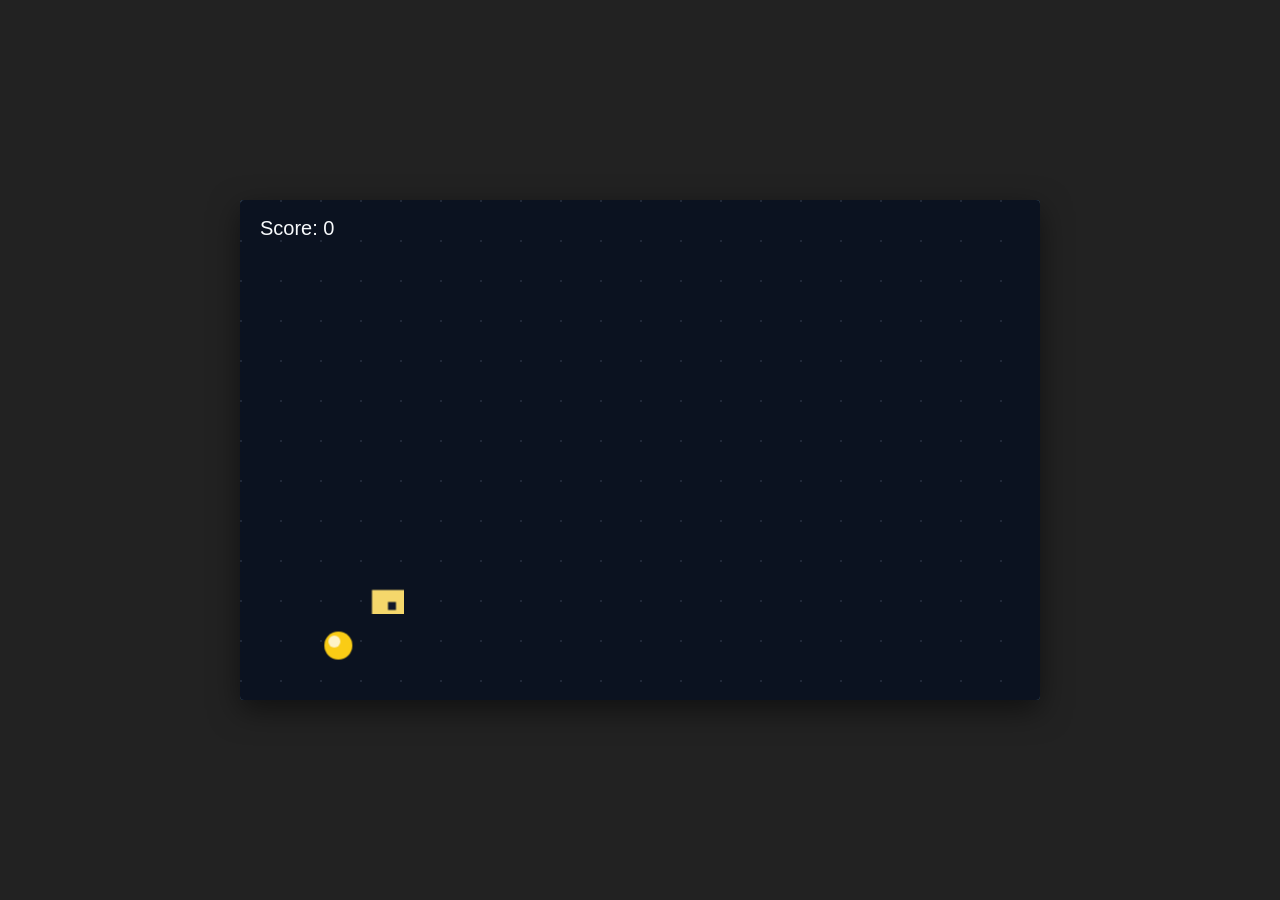
<file: coin-catcher/index.html>
<!DOCTYPE html>
<html lang="en">
<head>
    <meta charset="UTF-8">
    <meta name="viewport" content="width=device-width, initial-scale=1.0">
    <title>Sprite Animation Canvas Game</title>
    <style>
        body {
            margin: 0;
            background: #222;
            display: flex;
            justify-content: center;
            align-items: center;
            height: 100vh;
            overflow: hidden;
            font-family: sans-serif;
        }
        canvas {
            background: #4a75a0;
            box-shadow: 0 10px 30px rgba(0,0,0,0.5);
            border-radius: 4px;
        }
    </style>
</head>
<body>

    <canvas id="gameCanvas" width="800" height="500"></canvas>

    <script src="game.js"></script>
</body>
</html>
</file>
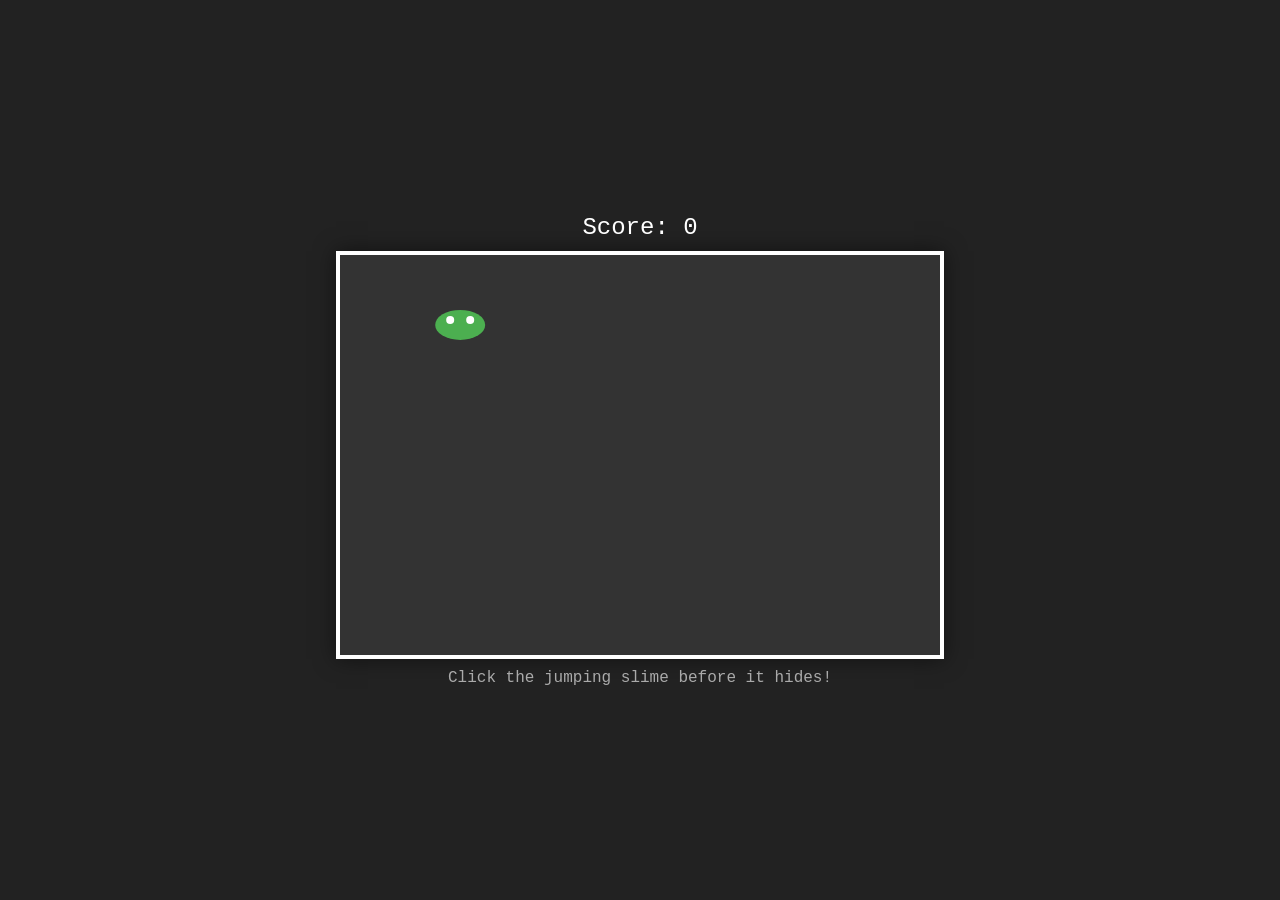
<file: Retro-Clicker-Game/index.html>
<!DOCTYPE html>
<html lang="en">
<head>
  <meta charset="UTF-8">
  <meta name="viewport" content="width=device-width, initial-scale=1.0">
  <title>Vanilla JS Sprite Animation Game</title>
  <style>
    :root {
      --bg: #222;
      --panel: #333;
      --text: #fff;
      --muted: #aaa;
      --border: #fff;
    }

    * { box-sizing: border-box; }

    body {
      margin: 0;
      min-height: 100vh;
      display: flex;
      align-items: center;
      justify-content: center;
      background: var(--bg);
      color: var(--text);
      font-family: 'Courier New', Courier, monospace;
      overflow: hidden;
    }

    #game-container { text-align: center; }

    .ui-text {
      margin: 0 0 10px;
      font-size: 24px;
    }

    canvas {
      display: block;
      background: var(--panel);
      border: 4px solid var(--border);
      box-shadow: 0 0 20px rgba(0, 0, 0, 0.5);
      cursor: pointer;
    }

    .instructions {
      margin-top: 10px;
      color: var(--muted);
    }
  </style>
</head>
<body>
  <div id="game-container">
    <div class="ui-text">Score: <span id="score-display">0</span></div>
    <canvas id="gameCanvas" width="600" height="400"></canvas>
    <div class="instructions">Click the jumping slime before it hides!</div>
  </div>

  <script>
    const canvas = document.getElementById('gameCanvas');
    const ctx = canvas.getContext('2d');
    const scoreDisplay = document.getElementById('score-display');

    const SPRITE_WIDTH = 64;
    const SPRITE_HEIGHT = 64;
    const TOTAL_FRAMES = 4;

    const spriteSheet = new Image();
    spriteSheet.src = 'data:image/svg+xml;utf8,' + encodeURIComponent(`
      <svg xmlns="http://www.w3.org/2000/svg" width="256" height="64" viewBox="0 0 256 64">
        <rect width="64" height="64" fill="none"/>
        <ellipse cx="32" cy="45" rx="25" ry="15" fill="#4caf50"/>
        <ellipse cx="22" cy="40" rx="4" ry="4" fill="white"/>
        <ellipse cx="42" cy="40" rx="4" ry="4" fill="white"/>

        <rect x="64" width="64" height="64" fill="none"/>
        <ellipse cx="96" cy="30" rx="20" ry="25" fill="#4caf50"/>
        <ellipse cx="88" cy="25" rx="4" ry="4" fill="white"/>
        <ellipse cx="104" cy="25" rx="4" ry="4" fill="white"/>

        <rect x="128" width="64" height="64" fill="none"/>
        <ellipse cx="160" cy="15" rx="18" ry="15" fill="#4caf50"/>
        <ellipse cx="152" cy="15" rx="4" ry="4" fill="white"/>
        <ellipse cx="168" cy="15" rx="4" ry="4" fill="white"/>

        <rect x="192" width="64" height="64" fill="none"/>
        <ellipse cx="224" cy="40" rx="24" ry="18" fill="#8bc34a"/>
        <ellipse cx="216" cy="35" rx="4" ry="4" fill="white"/>
        <ellipse cx="232" cy="35" rx="4" ry="4" fill="white"/>
      </svg>
    `);

    class Slime {
      constructor() {
        this.frameX = 0;
        this.gameFrame = 0;
        this.staggerFrames = 8;
        this.resetPosition();
      }

      resetPosition() {
        this.x = Math.random() * (canvas.width - SPRITE_WIDTH);
        this.y = Math.random() * (canvas.height - SPRITE_HEIGHT);
      }

      update() {
        this.gameFrame += 1;

        if (this.gameFrame % this.staggerFrames === 0) {
          this.frameX = (this.frameX + 1) % TOTAL_FRAMES;

          if (this.frameX === 0 && Math.random() > 0.5) {
            this.resetPosition();
          }
        }
      }

      draw() {
        ctx.drawImage(
          spriteSheet,
          this.frameX * SPRITE_WIDTH,
          0,
          SPRITE_WIDTH,
          SPRITE_HEIGHT,
          this.x,
          this.y,
          SPRITE_WIDTH,
          SPRITE_HEIGHT
        );
      }

      containsPoint(x, y) {
        return x >= this.x && x <= this.x + SPRITE_WIDTH && y >= this.y && y <= this.y + SPRITE_HEIGHT;
      }
    }

    class Game {
      constructor() {
        this.score = 0;
        this.slime = new Slime();
        this.isRunning = false;
      }

      increaseScore() {
        this.score += 1;
        scoreDisplay.textContent = String(this.score);
      }

      handlePointerDown(event) {
        const rect = canvas.getBoundingClientRect();
        const clickX = event.clientX - rect.left;
        const clickY = event.clientY - rect.top;

        if (this.slime.containsPoint(clickX, clickY)) {
          this.increaseScore();
          this.slime.resetPosition();
        }
      }

      update() {
        this.slime.update();
      }

      draw() {
        ctx.clearRect(0, 0, canvas.width, canvas.height);
        this.slime.draw();
      }

      loop() {
        if (!this.isRunning) return;
        this.update();
        this.draw();
        requestAnimationFrame(() => this.loop());
      }

      start() {
        this.isRunning = true;
        this.loop();
      }
    }

    const game = new Game();
    canvas.addEventListener('mousedown', (event) => game.handlePointerDown(event));

    spriteSheet.onload = () => {
      game.start();
    };
  </script>
</body>
</html>
</file>
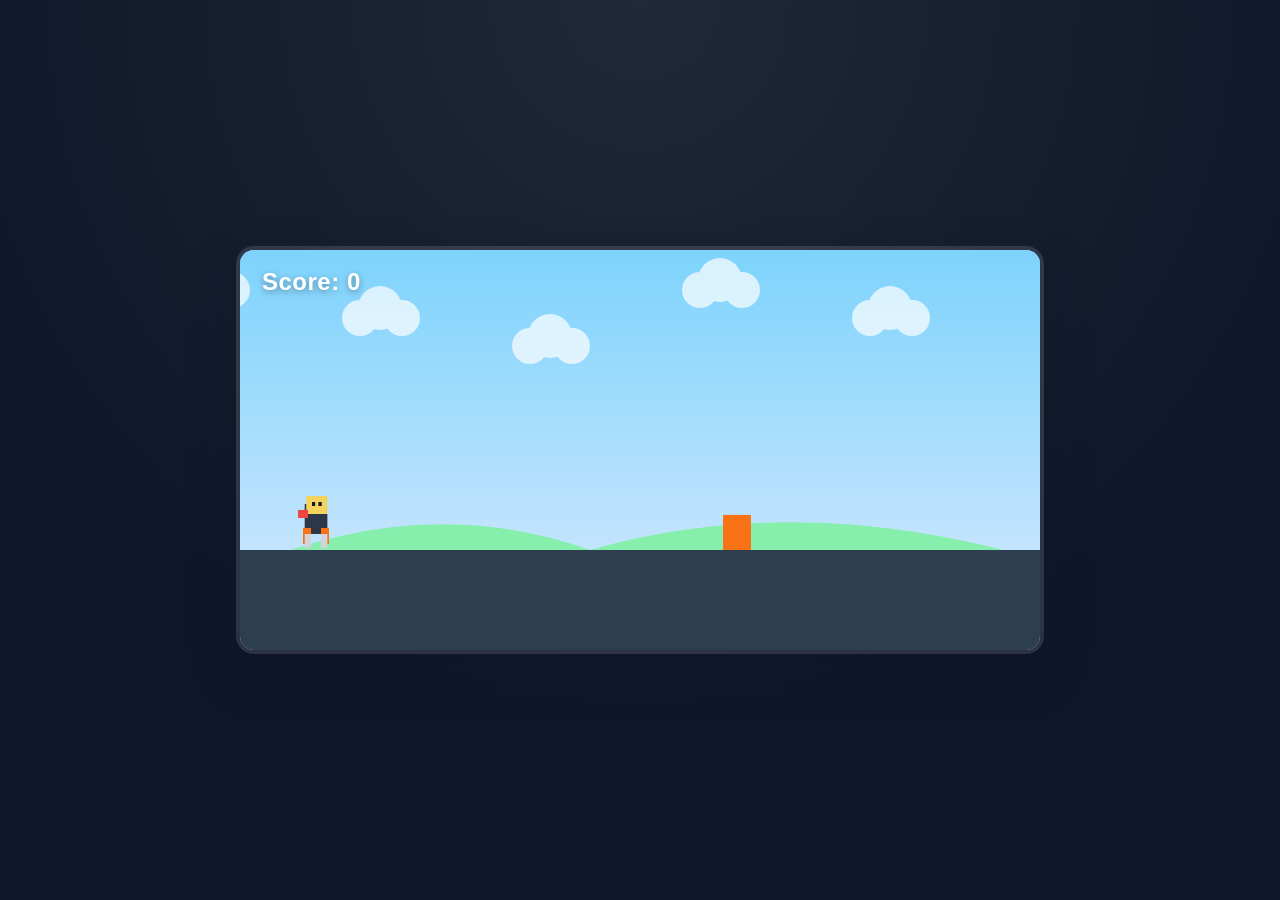
<file: side-scroller/index.html>
<!DOCTYPE html>
<html lang="en">
<head>
    <meta charset="UTF-8">
    <meta name="viewport" content="width=device-width, initial-scale=1.0">
    <title>JS Sprite Animation Game</title>
    <link rel="stylesheet" href="style.css">
</head>
<body>
    <div id="game-container">
        <canvas id="gameCanvas"></canvas>
        <div id="score-board">Score: <span id="score">0</span></div>
        <div id="game-over" class="hidden">Game Over! Press Space to Restart</div>
    </div>
    <script src="script.js"></script>
</body>
</html>
</file>
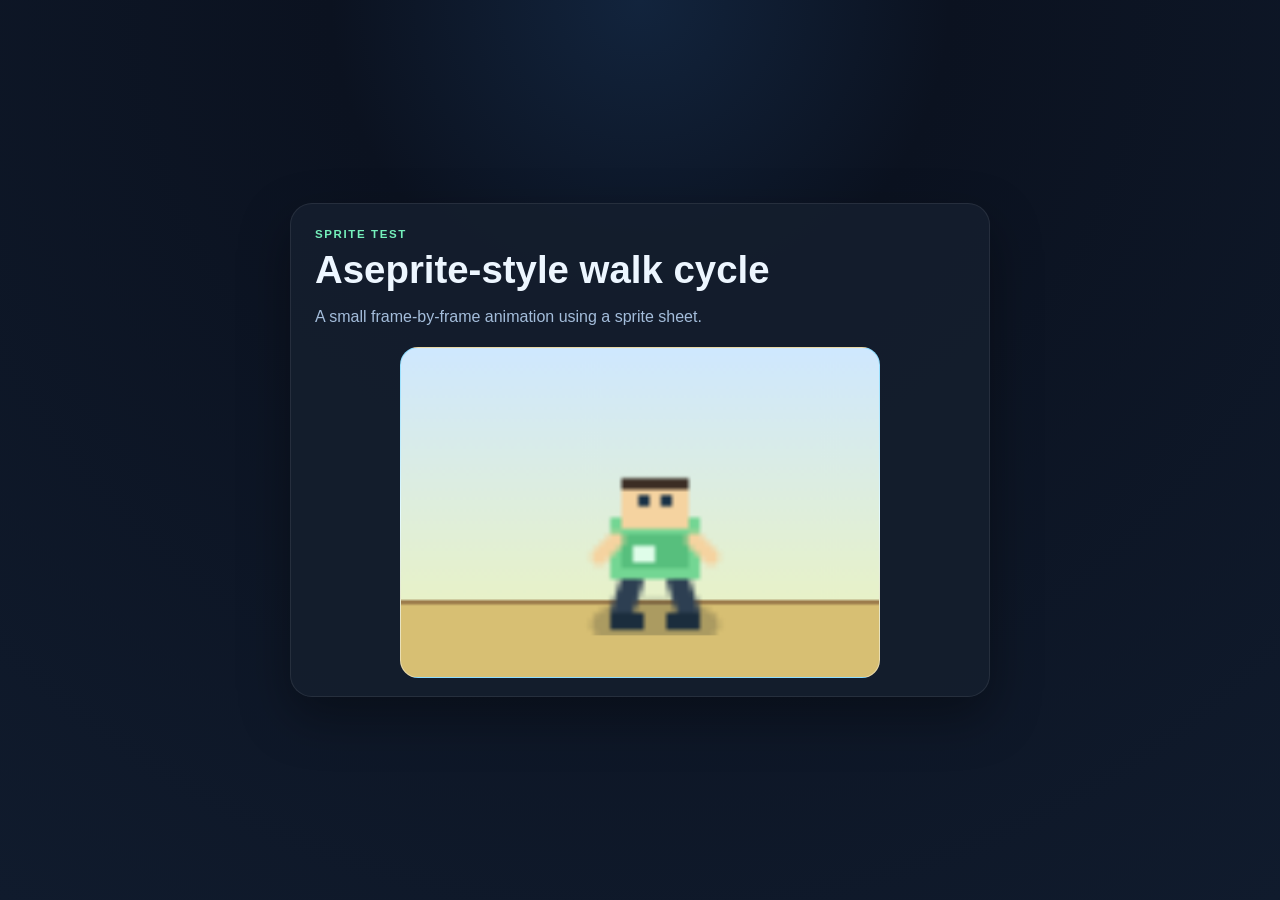
<file: sprite-animation/index.html>
<!DOCTYPE html>
<html lang="en">
  <head>
    <meta charset="UTF-8" />
    <meta name="viewport" content="width=device-width, initial-scale=1.0" />
    <title>Aseprite Sprite Test</title>
    <link rel="stylesheet" href="./styles.css" />
  </head>
  <body>
    <main class="scene">
      <div class="panel">
        <p class="eyebrow">Sprite test</p>
        <h1>Aseprite-style walk cycle</h1>
        <p class="subtitle">A small frame-by-frame animation using a sprite sheet.</p>
      </div>

      <canvas id="spriteCanvas" width="320" height="220" aria-label="Animated sprite test"></canvas>
    </main>

    <script src="./script.js"></script>
  </body>
</html>
</file>
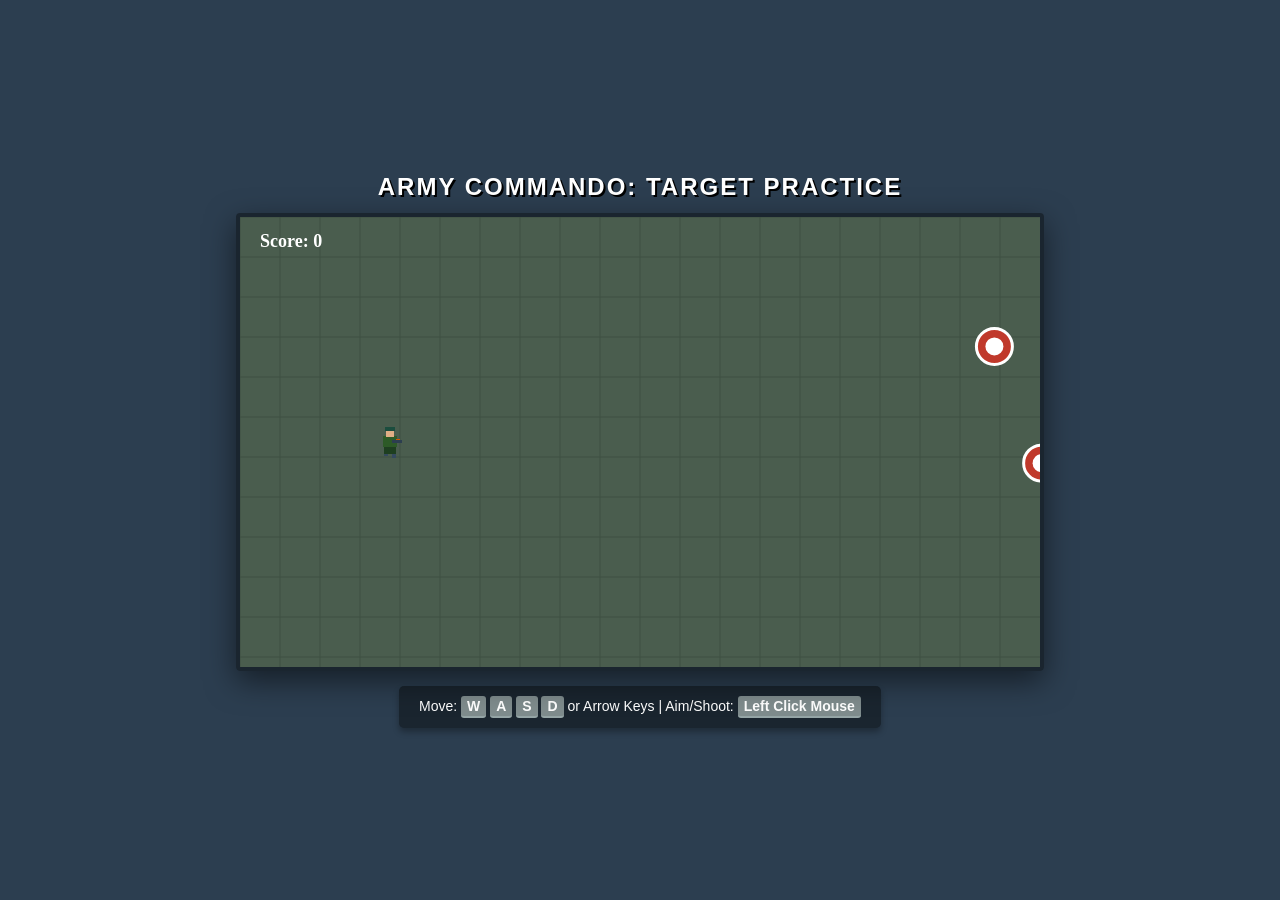
<file: sprite-army/index.html>
<!DOCTYPE html>
<html lang="en">
<head>
  <meta charset="UTF-8">
  <meta name="viewport" content="width=device-width, initial-scale=1.0">
  <title>Army Sprite Animation Game</title>
  <style>
    * { box-sizing: border-box; margin: 0; padding: 0; }

    body {
      background: #2c3e50;
      font-family: 'Segoe UI', Tahoma, Geneva, Verdana, sans-serif;
      color: #fff;
      min-height: 100vh;
      display: flex;
      flex-direction: column;
      align-items: center;
      justify-content: center;
      overflow: hidden;
    }

    h1 {
      margin-bottom: 12px;
      font-size: 24px;
      text-transform: uppercase;
      letter-spacing: 2px;
      text-shadow: 2px 2px #000;
    }

    #gameContainer {
      position: relative;
      border: 4px solid #1a252f;
      border-radius: 4px;
      box-shadow: 0 10px 30px rgba(0, 0, 0, 0.5);
    }

    canvas {
      display: block;
      background: #4a5d4e;
    }

    #controls {
      margin-top: 15px;
      background: #1a252f;
      padding: 10px 20px;
      border-radius: 5px;
      font-size: 14px;
      text-align: center;
      box-shadow: 0 4px 6px rgba(0, 0, 0, 0.3);
    }

    .key {
      display: inline-block;
      background: #7f8c8d;
      padding: 2px 6px;
      border-radius: 3px;
      color: #fff;
      font-weight: bold;
      border-bottom: 2px solid #95a5a6;
    }
  </style>
</head>
<body>
  <h1>Army Commando: Target Practice</h1>

  <div id="gameContainer">
    <canvas id="gameCanvas" width="800" height="450"></canvas>
  </div>

  <div id="controls">
    Move: <span class="key">W</span> <span class="key">A</span> <span class="key">S</span> <span class="key">D</span> or Arrow Keys | Aim/Shoot: <span class="key">Left Click Mouse</span>
  </div>

  <script>
    const canvas = document.getElementById('gameCanvas');
    const ctx = canvas.getContext('2d');
    const keys = {};
    const bullets = [];
    const targets = [];

    let score = 0;
    let mouseX = canvas.width / 2;
    let mouseY = canvas.height / 2;
    let gameFrame = 0;

    const clamp = (value, min, max) => Math.min(Math.max(value, min), max);

    const player = {
      x: 150,
      y: 225,
      speed: 3,
      width: 16,
      height: 16,
      spriteWidth: 32,
      spriteHeight: 32,
      frameX: 0,
      frameY: 0,
      moving: false,
      shootingTimer: 0,
      angle: 0,

      update() {
        this.moving = false;

        let dx = 0;
        let dy = 0;

        if (keys.w || keys.arrowup) dy -= 1;
        if (keys.s || keys.arrowdown) dy += 1;
        if (keys.a || keys.arrowleft) dx -= 1;
        if (keys.d || keys.arrowright) dx += 1;

        if (dx !== 0 || dy !== 0) {
          this.moving = true;
          const length = Math.hypot(dx, dy) || 1;
          this.x += (dx / length) * this.speed;
          this.y += (dy / length) * this.speed;
        }

        this.x = clamp(this.x, 20, canvas.width - 20);
        this.y = clamp(this.y, 20, canvas.height - 20);
        this.angle = Math.atan2(mouseY - this.y, mouseX - this.x);

        if (this.shootingTimer > 0) {
          this.frameY = 1;
          this.shootingTimer -= 1;
          if (gameFrame % 6 === 0) {
            this.frameX = (this.frameX + 1) % 4;
          }
        } else if (this.moving) {
          this.frameY = 0;
          if (gameFrame % 8 === 0) {
            this.frameX = (this.frameX + 1) % 4;
          }
        } else {
          this.frameY = 0;
          this.frameX = 0;
        }
      },

      shoot() {
        this.shootingTimer = 15;
        const bulletX = this.x + Math.cos(this.angle) * 18;
        const bulletY = this.y + Math.sin(this.angle) * 18;

        bullets.push({
          x: bulletX,
          y: bulletY,
          vx: Math.cos(this.angle) * 8,
          vy: Math.sin(this.angle) * 8,
          radius: 3,
        });
      },

      draw() {
        ctx.save();
        ctx.translate(this.x, this.y);
        ctx.rotate(this.angle);
        ctx.drawImage(
          spriteSheetImg,
          this.frameX * this.spriteWidth,
          this.frameY * this.spriteHeight,
          this.spriteWidth,
          this.spriteHeight,
          -this.width,
          -this.height,
          this.width * 2,
          this.height * 2
        );
        ctx.restore();
      },
    };

    function createArmySpriteSheet() {
      const sheet = document.createElement('canvas');
      sheet.width = 128;
      sheet.height = 64;
      const sCtx = sheet.getContext('2d');

      for (let frame = 0; frame < 4; frame += 1) {
        const xOff = frame * 32 + 16;
        const yOff = 16;

        sCtx.fillStyle = '#34495e';
        sCtx.fillRect(xOff - 6, yOff + 10 + (frame % 2 ? 2 : 0), 4, 4);
        sCtx.fillRect(xOff + 2, yOff + 10 + (frame % 2 ? 0 : 2), 4, 4);
        sCtx.fillStyle = '#1e3f20';
        sCtx.fillRect(xOff - 6, yOff + 4, 12, 8);
        sCtx.fillStyle = '#2d5a27';
        sCtx.fillRect(xOff - 7, yOff - 6, 14, 11);
        sCtx.fillStyle = '#d35400';
        sCtx.fillRect(xOff + 6, yOff - 3, 4, 4);
        sCtx.fillStyle = '#e0ae85';
        sCtx.fillRect(xOff - 4, yOff - 13, 8, 8);
        sCtx.fillStyle = '#1b4d3e';
        sCtx.fillRect(xOff - 5, yOff - 15, 10, 4);
        sCtx.fillStyle = '#2c3e50';
        sCtx.fillRect(xOff + 2, yOff - 2, 10, 3);
      }

      for (let frame = 0; frame < 4; frame += 1) {
        const xOff = frame * 32 + 16;
        const yOff = 48;

        sCtx.fillStyle = '#34495e';
        sCtx.fillRect(xOff - 6, yOff + 10, 4, 4);
        sCtx.fillRect(xOff + 2, yOff + 10, 4, 4);
        sCtx.fillStyle = '#1e3f20';
        sCtx.fillRect(xOff - 6, yOff + 4, 12, 8);
        sCtx.fillStyle = '#2d5a27';
        sCtx.fillRect(xOff - 7, yOff - 6, 14, 11);
        sCtx.fillStyle = '#e0ae85';
        sCtx.fillRect(xOff - 4, yOff - 13, 8, 8);
        sCtx.fillStyle = '#1b4d3e';
        sCtx.fillRect(xOff - 5, yOff - 15, 10, 4);
        sCtx.fillStyle = '#2c3e50';
        sCtx.fillRect(xOff + 4, yOff - 4, 12, 3);

        if (frame % 2 === 0) {
          sCtx.fillStyle = '#f1c40f';
          sCtx.fillRect(xOff + 16, yOff - 6, 4, 6);
          sCtx.fillStyle = '#e67e22';
          sCtx.fillRect(xOff + 20, yOff - 5, 2, 4);
        }
      }

      return sheet;
    }

    const spriteSheetImg = createArmySpriteSheet();

    canvas.addEventListener('mousemove', (event) => {
      const rect = canvas.getBoundingClientRect();
      mouseX = clamp(event.clientX - rect.left, 0, canvas.width);
      mouseY = clamp(event.clientY - rect.top, 0, canvas.height);
    });

    canvas.addEventListener('mousedown', (event) => {
      if (event.button === 0) player.shoot();
    });

    window.addEventListener('keydown', (event) => {
      keys[event.key.toLowerCase()] = true;
    });

    window.addEventListener('keyup', (event) => {
      keys[event.key.toLowerCase()] = false;
    });

    function spawnTarget() {
      if (targets.length >= 4) return;
      if (Math.random() < 0.02) {
        targets.push({
          x: canvas.width + 40,
          y: Math.random() * (canvas.height - 80) + 40,
          speed: Math.random() * 1.2 + 1.2,
          hp: 2,
          radius: 18,
        });
      }
    }

    function updateBullets() {
      for (let i = bullets.length - 1; i >= 0; i -= 1) {
        const bullet = bullets[i];
        bullet.x += bullet.vx;
        bullet.y += bullet.vy;

        if (
          bullet.x < -10 ||
          bullet.x > canvas.width + 10 ||
          bullet.y < -10 ||
          bullet.y > canvas.height + 10
        ) {
          bullets.splice(i, 1);
          continue;
        }

        for (let j = targets.length - 1; j >= 0; j -= 1) {
          const target = targets[j];
          const dx = bullet.x - target.x;
          const dy = bullet.y - target.y;
          const distance = Math.hypot(dx, dy);

          if (distance <= bullet.radius + target.radius) {
            target.hp -= 1;
            bullets.splice(i, 1);

            if (target.hp <= 0) {
              targets.splice(j, 1);
              score += 10;
            }
            break;
          }
        }
      }
    }

    function drawBullets() {
      for (const bullet of bullets) {
        ctx.beginPath();
        ctx.fillStyle = '#f1c40f';
        ctx.arc(bullet.x, bullet.y, bullet.radius, 0, Math.PI * 2);
        ctx.fill();
      }
    }

    function drawTargets() {
      for (const target of targets) {
        ctx.beginPath();
        ctx.fillStyle = target.hp > 1 ? '#c0392b' : '#d35400';
        ctx.arc(target.x, target.y, target.radius, 0, Math.PI * 2);
        ctx.fill();

        ctx.strokeStyle = '#fff';
        ctx.lineWidth = 3;
        ctx.stroke();

        ctx.beginPath();
        ctx.fillStyle = '#fff';
        ctx.arc(target.x, target.y, target.radius / 2, 0, Math.PI * 2);
        ctx.fill();
      }
    }

    function updateTargets() {
      for (let i = targets.length - 1; i >= 0; i -= 1) {
        const target = targets[i];
        target.x -= target.speed;

        if (target.x < -40) {
          targets.splice(i, 1);
        }
      }
    }

    function drawGrid() {
      ctx.strokeStyle = '#3e5042';
      ctx.lineWidth = 1;

      for (let x = 0; x < canvas.width; x += 40) {
        ctx.beginPath();
        ctx.moveTo(x, 0);
        ctx.lineTo(x, canvas.height);
        ctx.stroke();
      }

      for (let y = 0; y < canvas.height; y += 40) {
        ctx.beginPath();
        ctx.moveTo(0, y);
        ctx.lineTo(canvas.width, y);
        ctx.stroke();
      }
    }

    function drawScore() {
      ctx.fillStyle = '#fff';
      ctx.font = 'bold 18px Segoe UI';
      ctx.fillText(`Score: ${score}`, 20, 30);
    }

    function animate() {
      ctx.clearRect(0, 0, canvas.width, canvas.height);
      gameFrame += 1;

      drawGrid();
      spawnTarget();
      updateTargets();
      player.update();
      player.draw();
      updateBullets();
      drawTargets();
      drawBullets();
      drawScore();

      requestAnimationFrame(animate);
    }

    requestAnimationFrame(animate);
  </script>
</body>
</html>
</file>
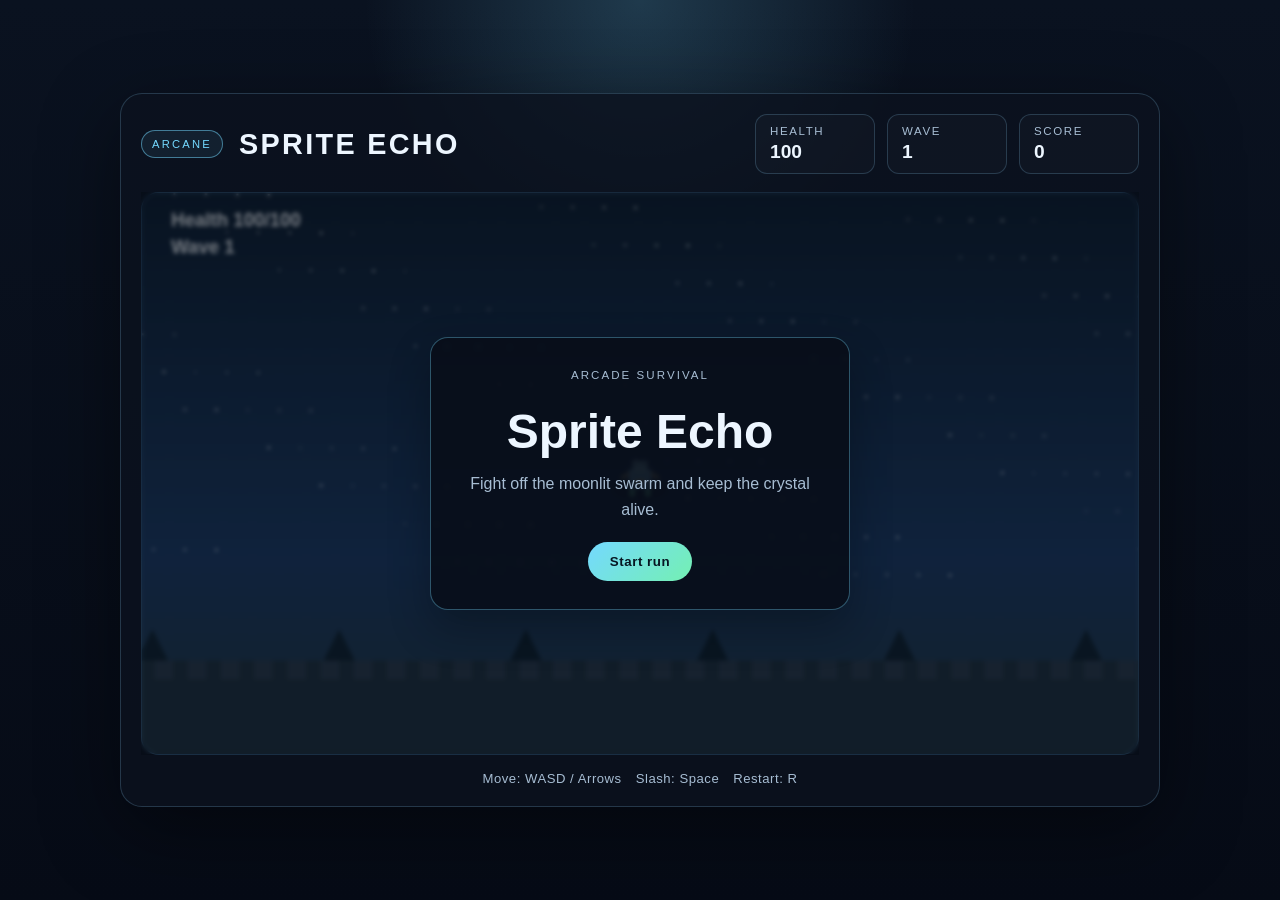
<file: sprite-brawler/index.html>
<!DOCTYPE html>
<html lang="en">
  <head>
    <meta charset="UTF-8" />
    <meta name="viewport" content="width=device-width, initial-scale=1.0" />
    <title>Sprite Echo</title>
    <link rel="stylesheet" href="./style.css" />
  </head>
  <body>
    <div class="game-shell">
      <header class="hud">
        <div class="brand">
          <span class="badge">ARCANE</span>
          <h1>Sprite Echo</h1>
        </div>

        <div class="stats">
          <div class="stat">
            <label>Health</label>
            <strong id="healthValue">100</strong>
          </div>
          <div class="stat">
            <label>Wave</label>
            <strong id="waveValue">1</strong>
          </div>
          <div class="stat">
            <label>Score</label>
            <strong id="scoreValue">0</strong>
          </div>
        </div>
      </header>

      <div class="stage-wrap">
        <canvas id="gameCanvas" width="960" height="540" aria-label="Sprite action game"></canvas>

        <div id="overlay" class="overlay visible">
          <div class="dialog">
            <p class="eyebrow">Arcade survival</p>
            <h2>Sprite Echo</h2>
            <p>Fight off the moonlit swarm and keep the crystal alive.</p>
            <button id="startButton" type="button">Start run</button>
          </div>
        </div>
      </div>

      <div class="controls">
        <span>Move: WASD / Arrows</span>
        <span>Slash: Space</span>
        <span>Restart: R</span>
      </div>
    </div>

    <script src="./game.js"></script>
  </body>
</html>
</file>
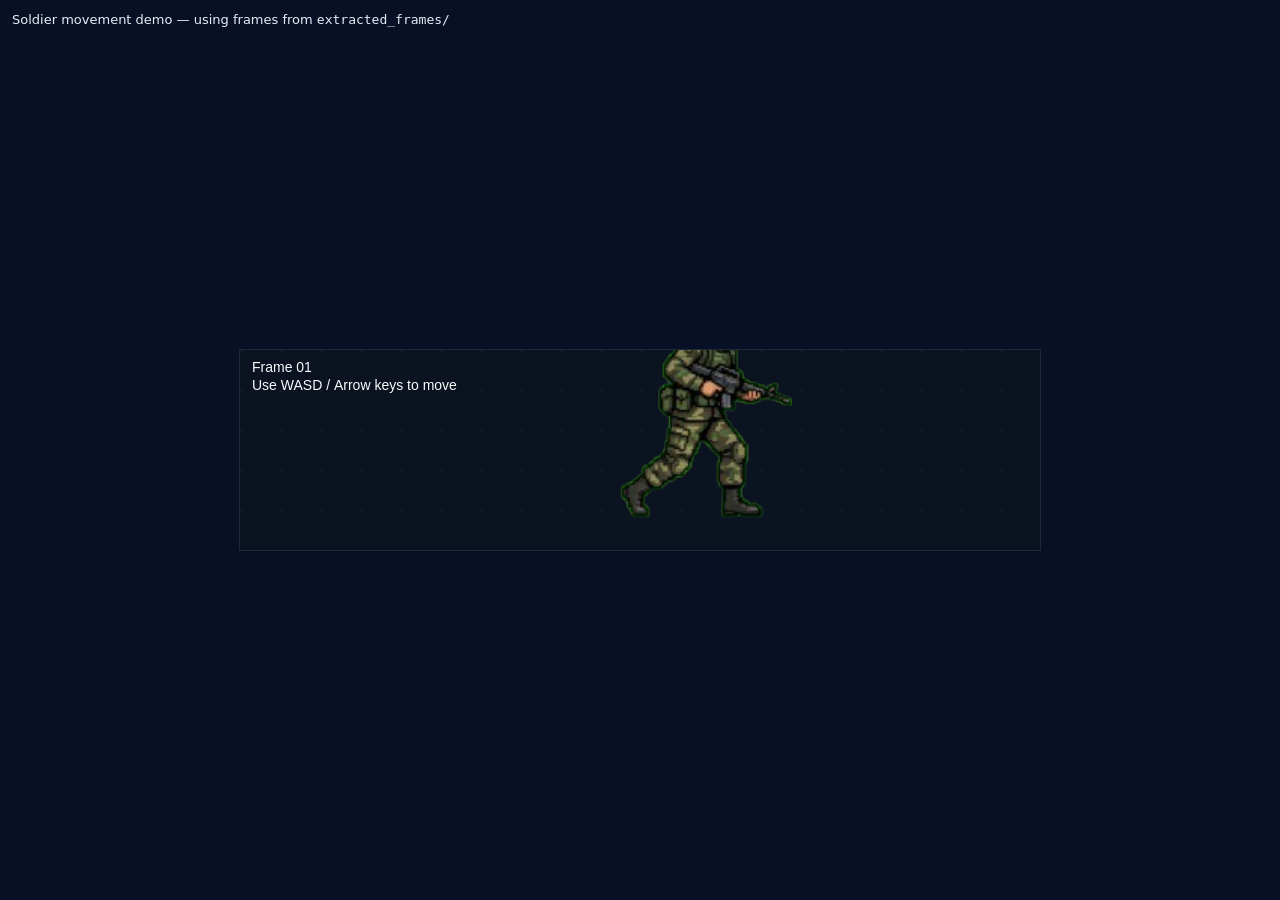
<file: art_genenerator/soldier_animation.html>
<!doctype html>
<html>
<head>
  <meta charset="utf-8">
  <title>Soldier Movement Demo</title>
  <style>
    html,body{height:100%;margin:0}
    body{background:#071025;color:#fff;font-family:system-ui,Segoe UI,Roboto,Arial;display:flex;align-items:center;justify-content:center}
    canvas{background:#0b1220;border:1px solid #1f2937}
    .info{position:fixed;left:12px;top:12px;color:#e6eef8;font-size:13px}
  </style>
</head>
<body>
  <div class="info">Soldier movement demo — using frames from <code>extracted_frames/</code></div>
  <canvas id="soldierCanvas" width="800" height="200"></canvas>
  <script src="soldier_animation.js"></script>
</body>
</html>
</file>
<file: side-scroller/style.css>
body {
    margin: 0;
    min-height: 100vh;
    display: grid;
    place-items: center;
    background: radial-gradient(circle at top, #1f2937, #0f172a 65%);
    font-family: Arial, sans-serif;
}

#game-container {
    position: relative;
    width: 800px;
    height: 400px;
    overflow: hidden;
    border-radius: 18px;
    box-shadow: 0 20px 45px rgba(15, 23, 42, 0.45);
    border: 4px solid rgba(255, 255, 255, 0.12);
}

canvas {
    display: block;
    width: 100%;
    height: 100%;
    background: linear-gradient(#7dd3fc, #dbeafe);
}

#score-board {
    position: absolute;
    top: 18px;
    left: 22px;
    z-index: 2;
    color: #fff;
    font-size: 24px;
    font-weight: 800;
    letter-spacing: 0.5px;
    text-shadow: 0 2px 6px rgba(0, 0, 0, 0.35);
}

#game-over {
    position: absolute;
    inset: 50% auto auto 50%;
    transform: translate(-50%, -50%);
    z-index: 3;
    color: #fff;
    font-size: 32px;
    font-weight: 800;
    text-align: center;
    background: rgba(15, 23, 42, 0.8);
    padding: 20px 28px;
    border-radius: 12px;
    border: 2px solid rgba(255, 255, 255, 0.18);
    box-shadow: 0 12px 24px rgba(0, 0, 0, 0.25);
}

.hidden {
    display: none;
}
</file>
<file: sprite-animation/styles.css>
:root {
  --bg1: #0b1220;
  --bg2: #101b2d;
  --panel: rgba(20, 31, 46, 0.9);
  --line: rgba(255, 255, 255, 0.08);
  --text: #edf6ff;
  --muted: #a4bddb;
  --accent: #75f0bb;
  --accent-2: #62d0ff;
}

* {
  box-sizing: border-box;
}

body {
  margin: 0;
  min-height: 100vh;
  display: grid;
  place-items: center;
  background: radial-gradient(circle at top, #12243d 0%, var(--bg1) 28%, var(--bg2) 100%);
  color: var(--text);
  font-family: Arial, Helvetica, sans-serif;
}

.scene {
  width: min(90vw, 700px);
  background: var(--panel);
  border: 1px solid var(--line);
  border-radius: 22px;
  box-shadow: 0 20px 50px rgba(0, 0, 0, 0.35);
  padding: 24px 24px 18px;
}

.panel {
  margin-bottom: 18px;
}

.eyebrow {
  margin: 0 0 8px;
  font-size: 0.72rem;
  text-transform: uppercase;
  letter-spacing: 0.14em;
  color: var(--accent);
  font-weight: 700;
}

h1 {
  margin: 0;
  font-size: clamp(2rem, 3vw, 3rem);
}

.subtitle {
  margin: 12px 0 0;
  color: var(--muted);
  line-height: 1.6;
}

canvas {
  display: block;
  width: min(100%, 480px);
  height: auto;
  margin: 0 auto;
  border-radius: 18px;
  border: 1px solid var(--line);
  background: linear-gradient(180deg, #83d9ff 0%, #dff8ff 50%, #e8d59d 100%);
}
</file>
<file: sprite-brawler/style.css>
:root {
  --bg-deep: #060b16;
  --bg-mid: #0d1a2c;
  --panel: rgba(12, 18, 30, 0.8);
  --panel-strong: rgba(15, 24, 38, 0.96);
  --border: rgba(146, 213, 255, 0.2);
  --text: #edf6ff;
  --muted: #a7bdd3;
  --cyan: #74d9ff;
  --mint: #74f0b2;
  --purple: #b38cff;
  --gold: #ffd36a;
  --danger: #ff6e7d;
}

* {
  box-sizing: border-box;
}

html,
body {
  margin: 0;
  min-height: 100%;
  font-family: Arial, Helvetica, sans-serif;
  background:
    radial-gradient(circle at top, rgba(116, 217, 255, 0.2), transparent 25%),
    linear-gradient(180deg, #0a1220 0%, var(--bg-deep) 100%);
  color: var(--text);
}

body {
  min-height: 100vh;
  display: grid;
  place-items: center;
  padding: 24px;
}

.game-shell {
  width: min(100%, 1040px);
  background: var(--panel);
  border: 1px solid var(--border);
  border-radius: 22px;
  box-shadow: 0 24px 80px rgba(0, 0, 0, 0.42);
  padding: 20px;
}

.hud {
  display: flex;
  justify-content: space-between;
  align-items: center;
  gap: 18px;
  margin-bottom: 18px;
}

.brand {
  display: flex;
  align-items: center;
  gap: 16px;
}

.badge {
  padding: 7px 10px;
  border: 1px solid rgba(116, 217, 255, 0.5);
  border-radius: 999px;
  color: var(--cyan);
  background: rgba(116, 217, 255, 0.08);
  font-size: 0.7rem;
  letter-spacing: 0.2em;
}

h1 {
  margin: 0;
  font-size: clamp(1.8rem, 2vw, 2.4rem);
  letter-spacing: 0.08em;
  text-transform: uppercase;
}

.stats {
  display: flex;
  gap: 12px;
  flex-wrap: wrap;
}

.stat {
  min-width: 120px;
  padding: 10px 14px;
  border: 1px solid var(--border);
  border-radius: 12px;
  background: rgba(255, 255, 255, 0.02);
}

.stat label {
  display: block;
  margin-bottom: 4px;
  color: var(--muted);
  font-size: 0.72rem;
  text-transform: uppercase;
  letter-spacing: 0.14em;
}

.stat strong {
  font-size: 1.2rem;
}

.stage-wrap {
  position: relative;
}

canvas {
  display: block;
  width: 100%;
  height: auto;
  border-radius: 18px;
  border: 1px solid var(--border);
  background: linear-gradient(180deg, #0a1d36 0%, #1a3350 100%);
}

.overlay {
  position: absolute;
  inset: 0;
  display: grid;
  place-items: center;
  background: rgba(5, 10, 18, 0.35);
  backdrop-filter: blur(2px);
  opacity: 0;
  pointer-events: none;
  transition: opacity 180ms ease;
}

.overlay.visible {
  opacity: 1;
  pointer-events: auto;
}

.dialog {
  max-width: 420px;
  padding: 28px 26px;
  text-align: center;
  background: rgba(8, 14, 26, 0.88);
  border: 1px solid rgba(116, 217, 255, 0.35);
  border-radius: 18px;
  box-shadow: 0 18px 40px rgba(0, 0, 0, 0.28);
}

.eyebrow {
  margin: 0 0 10px;
  color: var(--mint);
  letter-spacing: 0.18em;
  text-transform: uppercase;
  font-size: 0.72rem;
}

.dialog h2 {
  margin: 0 0 12px;
  font-size: clamp(2rem, 4vw, 3rem);
}

.dialog p {
  margin: 0 0 20px;
  color: var(--muted);
  line-height: 1.6;
}

button {
  border: 0;
  border-radius: 999px;
  padding: 12px 22px;
  background: linear-gradient(135deg, var(--cyan), var(--mint));
  color: #071622;
  font-weight: 700;
  letter-spacing: 0.04em;
  cursor: pointer;
  transition: transform 120ms ease, filter 120ms ease;
}

button:hover {
  filter: brightness(1.05);
  transform: translateY(-1px);
}

.controls {
  display: flex;
  justify-content: center;
  flex-wrap: wrap;
  gap: 14px;
  margin-top: 16px;
  color: var(--muted);
  font-size: 0.82rem;
  letter-spacing: 0.04em;
}

@media (max-width: 700px) {
  .hud {
    flex-direction: column;
    align-items: flex-start;
  }

  .brand {
    flex-direction: column;
    align-items: flex-start;
  }

  .stats {
    width: 100%;
  }

  .stat {
    flex: 1 1 120px;
  }
}
</file>
